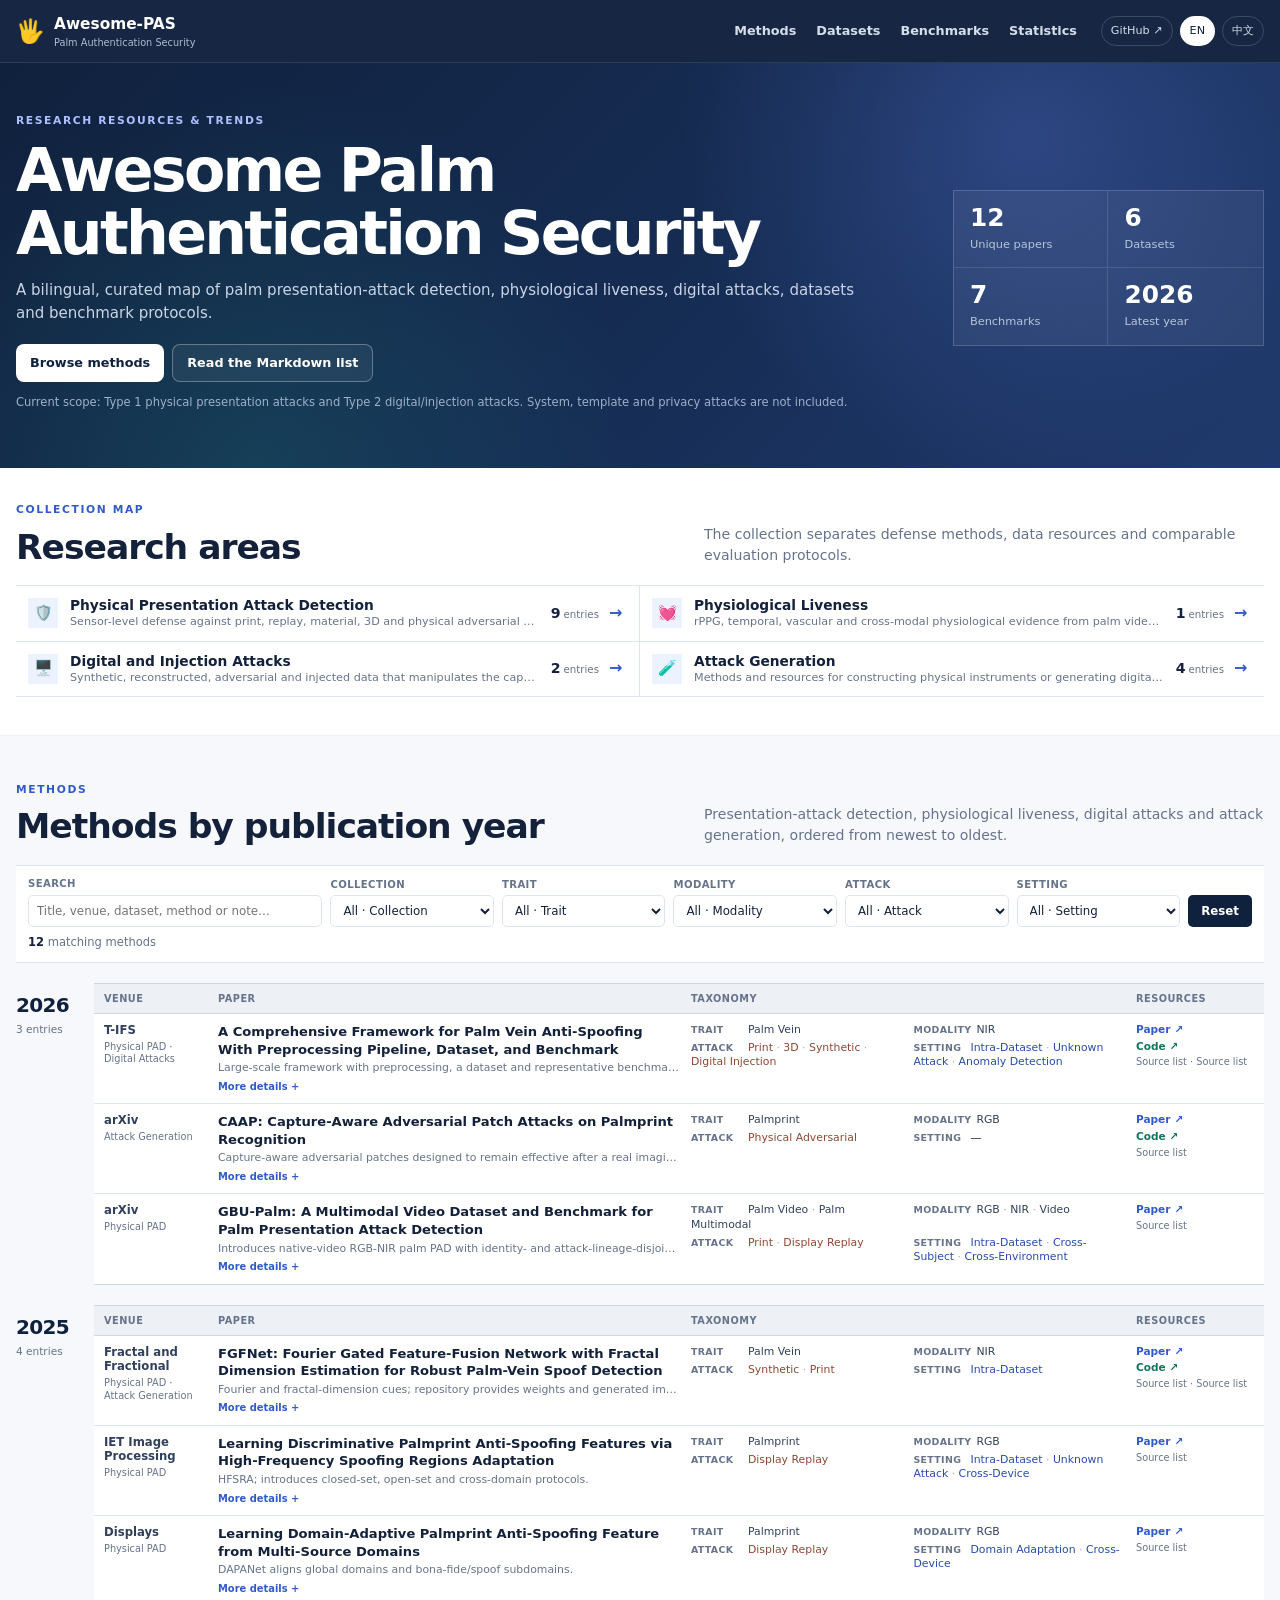
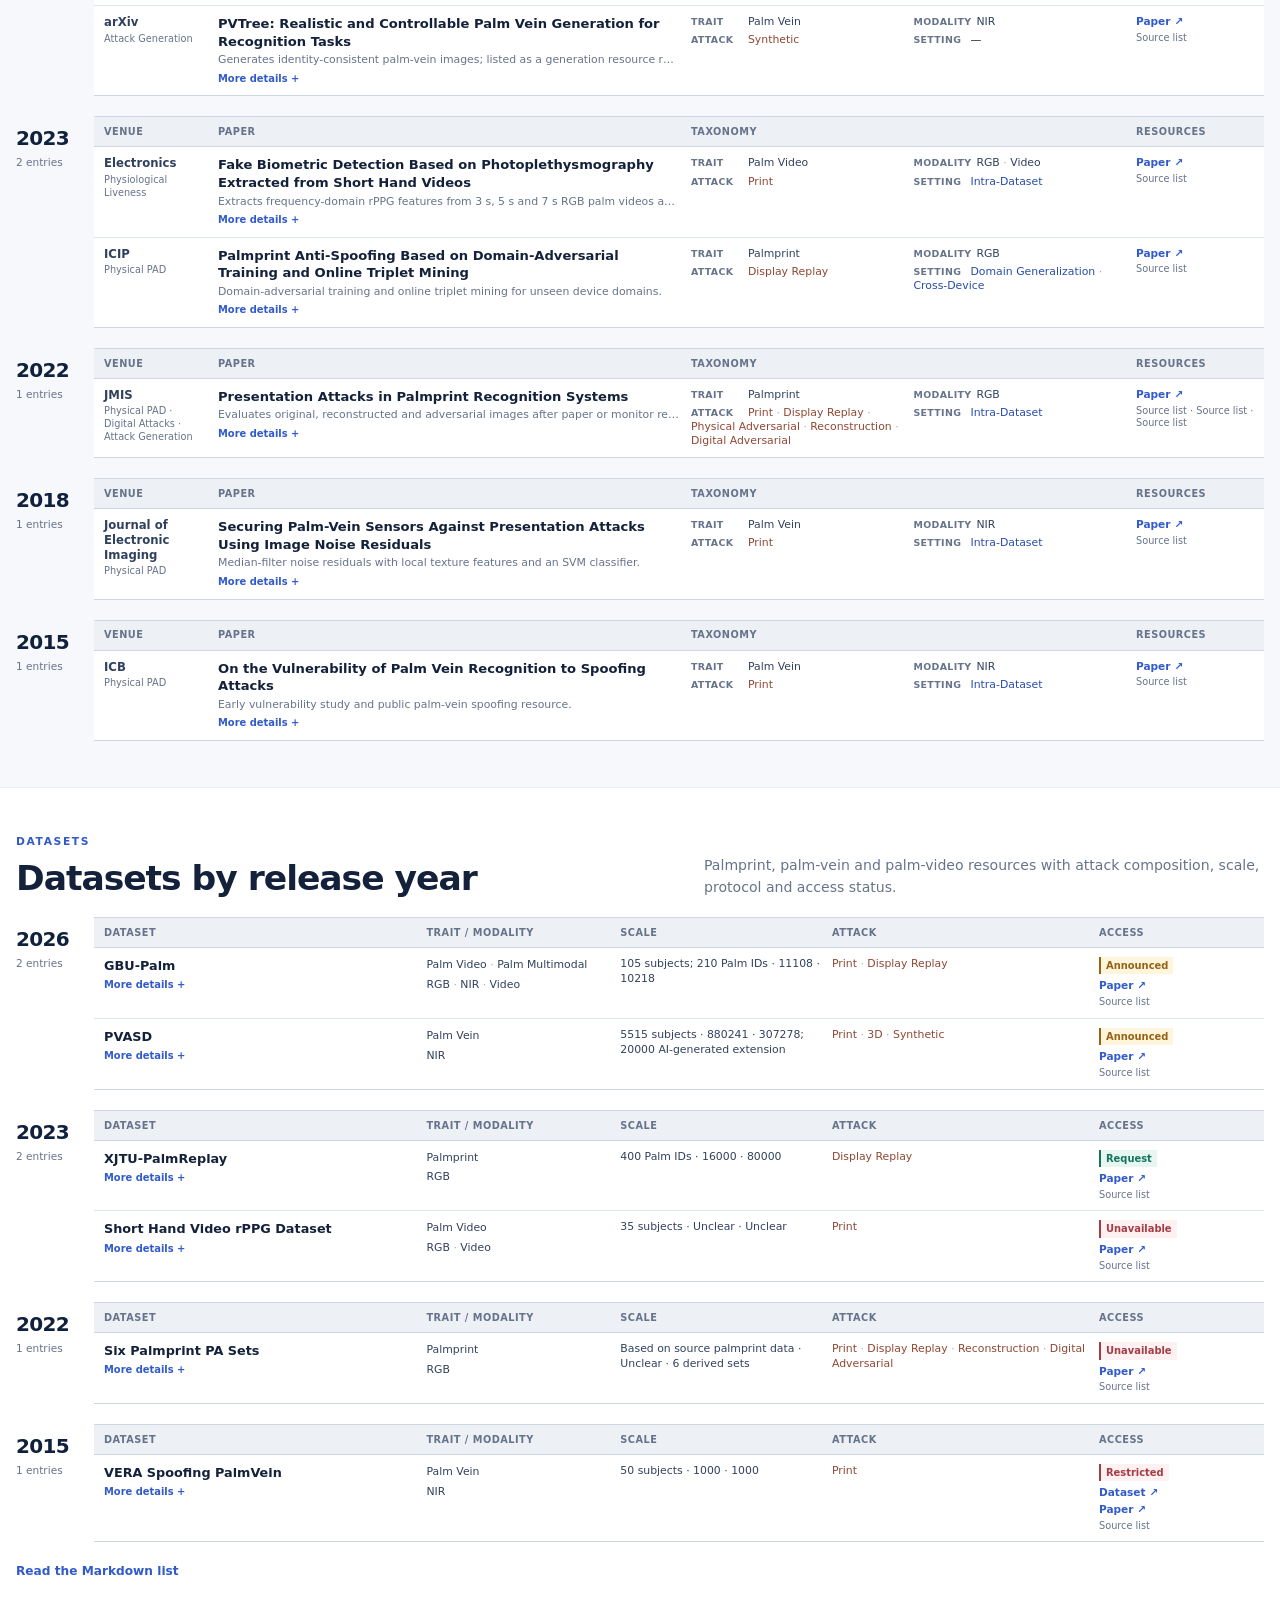
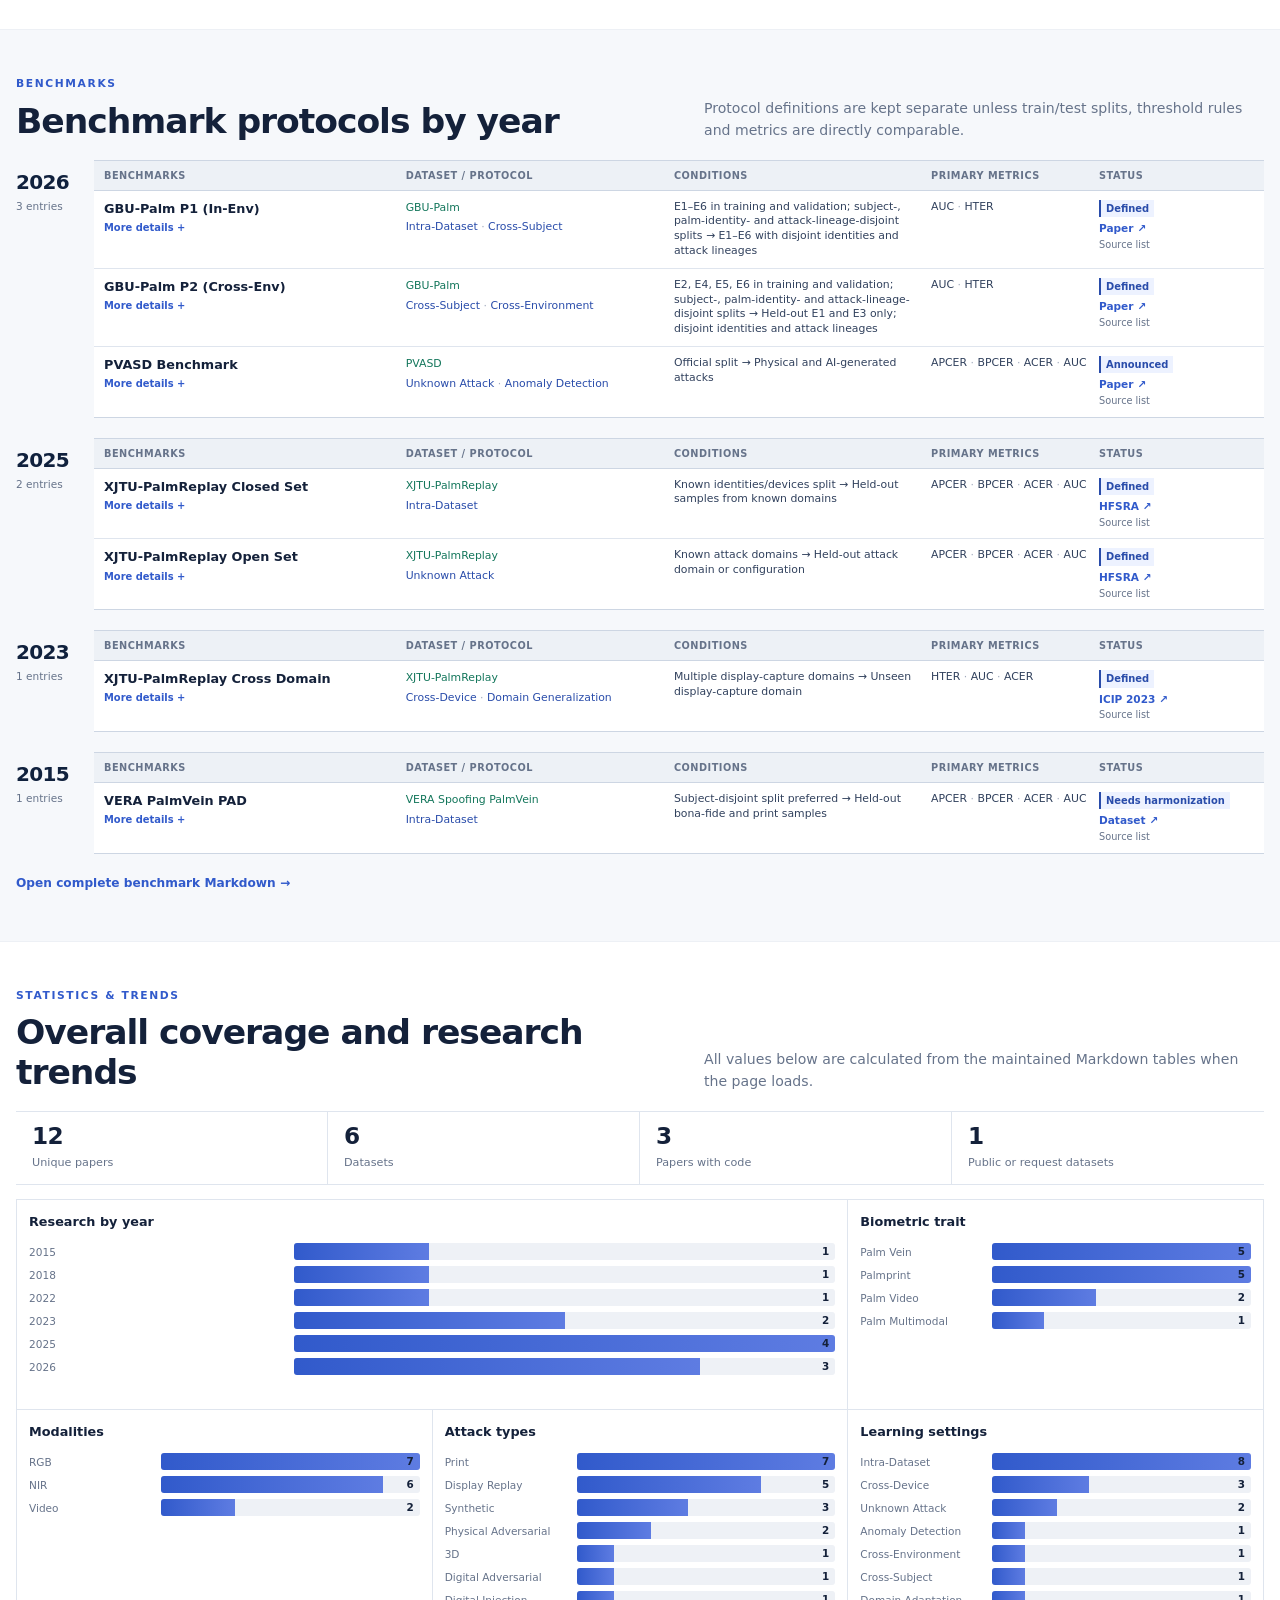
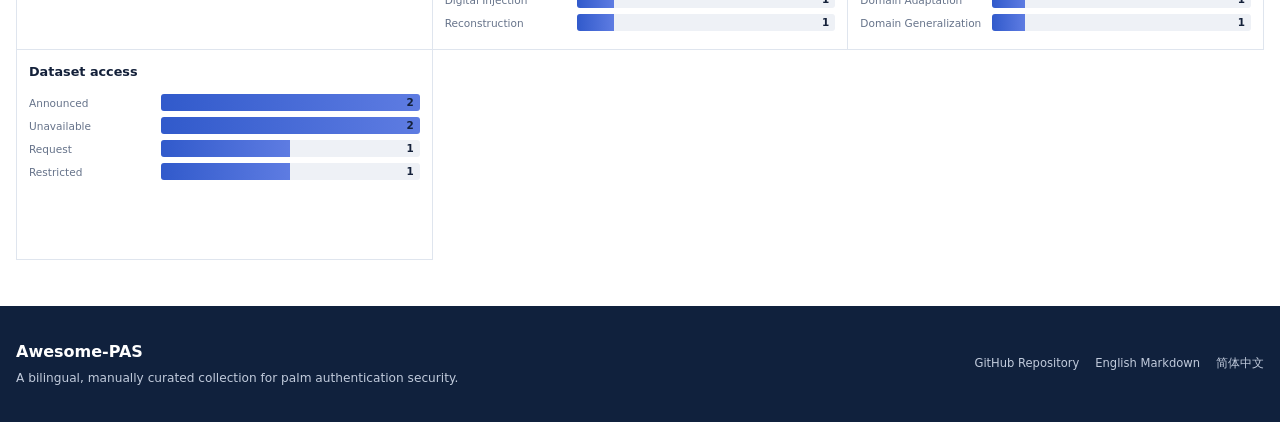
<file: index.html>
<!doctype html>
<html lang="en">
<head>
  <meta charset="utf-8">
  <meta name="viewport" content="width=device-width, initial-scale=1">
  <meta name="description" content="Awesome Palm Authentication Security: methods, datasets, benchmarks, statistics and research trends">
  <title>Awesome Palm Authentication Security</title>
  <link rel="stylesheet" href="assets/style.css">
</head>
<body>
  <header class="topbar">
    <div class="container topbar-inner">
      <a class="brand" href="#top" aria-label="Awesome-PAS home">
        <span class="brand-mark">🖐️</span>
        <span><strong>Awesome-PAS</strong><small>Palm Authentication Security</small></span>
      </a>
      <nav class="main-nav" aria-label="Primary navigation">
        <a href="#methods" data-i18n="navMethods">Methods</a>
        <a href="#datasets" data-i18n="navDatasets">Datasets</a>
        <a href="#benchmarks" data-i18n="navBenchmarks">Benchmarks</a>
        <a href="#statistics" data-i18n="navStatistics">Statistics</a>
      </nav>
      <div class="header-actions">
        <a class="icon-link" href="https://github.com/murInJ/Awesome-PAS" target="_blank" rel="noreferrer">GitHub ↗</a>
        <a class="lang-link active" href="index.html">EN</a>
        <a class="lang-link" href="index.zh.html">中文</a>
      </div>
    </div>
  </header>

  <main id="top">
    <section class="hero">
      <div class="container hero-grid">
        <div>
          <p class="eyebrow">Research Resources & Trends</p>
          <h1 id="site-title">Awesome Palm Authentication Security</h1>
          <p class="hero-lead" id="site-subtitle"></p>
          <div class="hero-actions">
            <a class="button primary" href="#methods" data-i18n="browseMethods">Browse methods</a>
            <a class="button secondary" href="README.md" data-i18n="readMarkdown">Read the Markdown list</a>
          </div>
          <p class="scope-note" id="scope-note"></p>
        </div>
        <div class="hero-summary" aria-label="Collection summary">
          <article><strong id="hero-paper-count">0</strong><span data-i18n="papers">Unique papers</span></article>
          <article><strong id="hero-dataset-count">0</strong><span data-i18n="datasets">Datasets</span></article>
          <article><strong id="hero-benchmark-count">0</strong><span data-i18n="benchmarks">Benchmarks</span></article>
          <article><strong id="hero-latest-year">—</strong><span data-i18n="latest">Latest year</span></article>
        </div>
      </div>
    </section>

    <section id="loading" class="container loading"><span id="loading-message">Loading…</span></section>
    <div id="dashboard" hidden>
    <section class="section section-intro anchor-section" id="collections">
      <div class="container">
        <div class="section-heading">
          <div><p class="section-kicker" data-i18n="collectionMapKicker">Collection map</p><h2 data-i18n="collectionMap">Research areas</h2></div>
          <p data-i18n="collectionMapDesc"></p>
        </div>
        <div id="collection-grid" class="collection-grid"></div>
      </div>
    </section>

    <section class="section section-alt anchor-section" id="methods">
      <div class="container">
        <div class="section-heading">
          <div><p class="section-kicker" data-i18n="methodsKicker">Methods</p><h2 data-i18n="methodsTitle">Methods by publication year</h2></div>
          <p data-i18n="methodsDesc"></p>
        </div>
        <div class="filter-panel">
          <div class="filter-row">
            <label class="search-box"><span data-i18n="search">Search</span><input id="search" type="search" autocomplete="off"></label>
            <label><span data-i18n="collection">Collection</span><select id="filter-collection"></select></label>
            <label><span data-i18n="trait">Trait</span><select id="filter-trait"></select></label>
            <label><span data-i18n="modality">Modality</span><select id="filter-modality"></select></label>
            <label><span data-i18n="attack">Attack</span><select id="filter-attack"></select></label>
            <label><span data-i18n="setting">Setting</span><select id="filter-setting"></select></label>
            <button type="button" id="reset-button" data-i18n="reset">Reset</button>
          </div>
          <div class="results-meta"><span id="method-result-count">0</span> <span data-i18n="matchingMethods">matching methods</span></div>
        </div>
        <div id="methods-timeline" class="timeline"></div>
        <div id="methods-empty" class="empty-state" hidden data-i18n="noResults">No methods match the current filters.</div>
      </div>
    </section>

    <section class="section anchor-section" id="datasets">
      <div class="container">
        <div class="section-heading">
          <div><p class="section-kicker" data-i18n="datasetsKicker">Datasets</p><h2 data-i18n="datasetsTitle">Datasets by release year</h2></div>
          <p data-i18n="datasetsDesc"></p>
        </div>
        <div id="datasets-timeline" class="timeline"></div>
        <a class="text-link" href="Datasets/README.md" data-i18n="readMarkdown">Read the Markdown list</a>
      </div>
    </section>

    <section class="section section-alt anchor-section" id="benchmarks">
      <div class="container">
        <div class="section-heading">
          <div><p class="section-kicker" data-i18n="benchmarksKicker">Benchmarks</p><h2 data-i18n="benchmarksTitle">Benchmark protocols by year</h2></div>
          <p data-i18n="benchmarksDesc"></p>
        </div>
        <div id="benchmarks-timeline" class="timeline"></div>
        <a class="text-link" href="Benchmarks/README.md" data-i18n="openBenchmarkMarkdown">Open complete benchmark Markdown →</a>
      </div>
    </section>

    <section class="section anchor-section" id="statistics">
      <div class="container">
        <div class="section-heading">
          <div><p class="section-kicker" data-i18n="statisticsKicker">Statistics & trends</p><h2 data-i18n="statisticsTitle">Overall coverage and research trends</h2></div>
          <p data-i18n="statisticsDesc"></p>
        </div>
        <div class="summary-grid">
          <article class="stat-card"><span id="count-papers">0</span><small data-i18n="papers">Unique papers</small></article>
          <article class="stat-card"><span id="count-datasets">0</span><small data-i18n="datasets">Datasets</small></article>
          <article class="stat-card"><span id="count-code">0</span><small data-i18n="code">Papers with code</small></article>
          <article class="stat-card"><span id="count-public-data">0</span><small data-i18n="accessibleDatasets">Public or request datasets</small></article>
        </div>
        <div class="charts-grid">
          <article class="chart-card wide"><h3 data-i18n="yearChart">Research by year</h3><div id="chart-year"></div></article>
          <article class="chart-card"><h3 data-i18n="traitChart">Biometric trait</h3><div id="chart-trait"></div></article>
          <article class="chart-card"><h3 data-i18n="modalityChart">Modalities</h3><div id="chart-modality"></div></article>
          <article class="chart-card"><h3 data-i18n="attackChart">Attack types</h3><div id="chart-attack"></div></article>
          <article class="chart-card"><h3 data-i18n="settingChart">Learning settings</h3><div id="chart-setting"></div></article>
          <article class="chart-card"><h3 data-i18n="accessChart">Dataset access</h3><div id="chart-access"></div></article>
        </div>
      </div>
    </section>

    </div>
  </main>

  <footer class="site-footer">
    <div class="container footer-grid">
      <div><strong>Awesome-PAS</strong><p data-i18n="footerDesc"></p></div>
      <div class="footer-links">
        <a href="https://github.com/murInJ/Awesome-PAS" target="_blank" rel="noreferrer">GitHub Repository</a>
        <a href="README.md">English Markdown</a>
        <a href="index.zh.html">简体中文</a>
      </div>
    </div>
  </footer>

  <script>window.AWESOME_PAS_LANG = "en";</script>
  <script src="assets/config.js"></script>
  <script src="assets/markdown-parser.js"></script>
  <script src="assets/i18n.js"></script>
  <script src="assets/charts.js"></script>
  <script src="assets/app.js"></script>
</body>
</html>
</file>
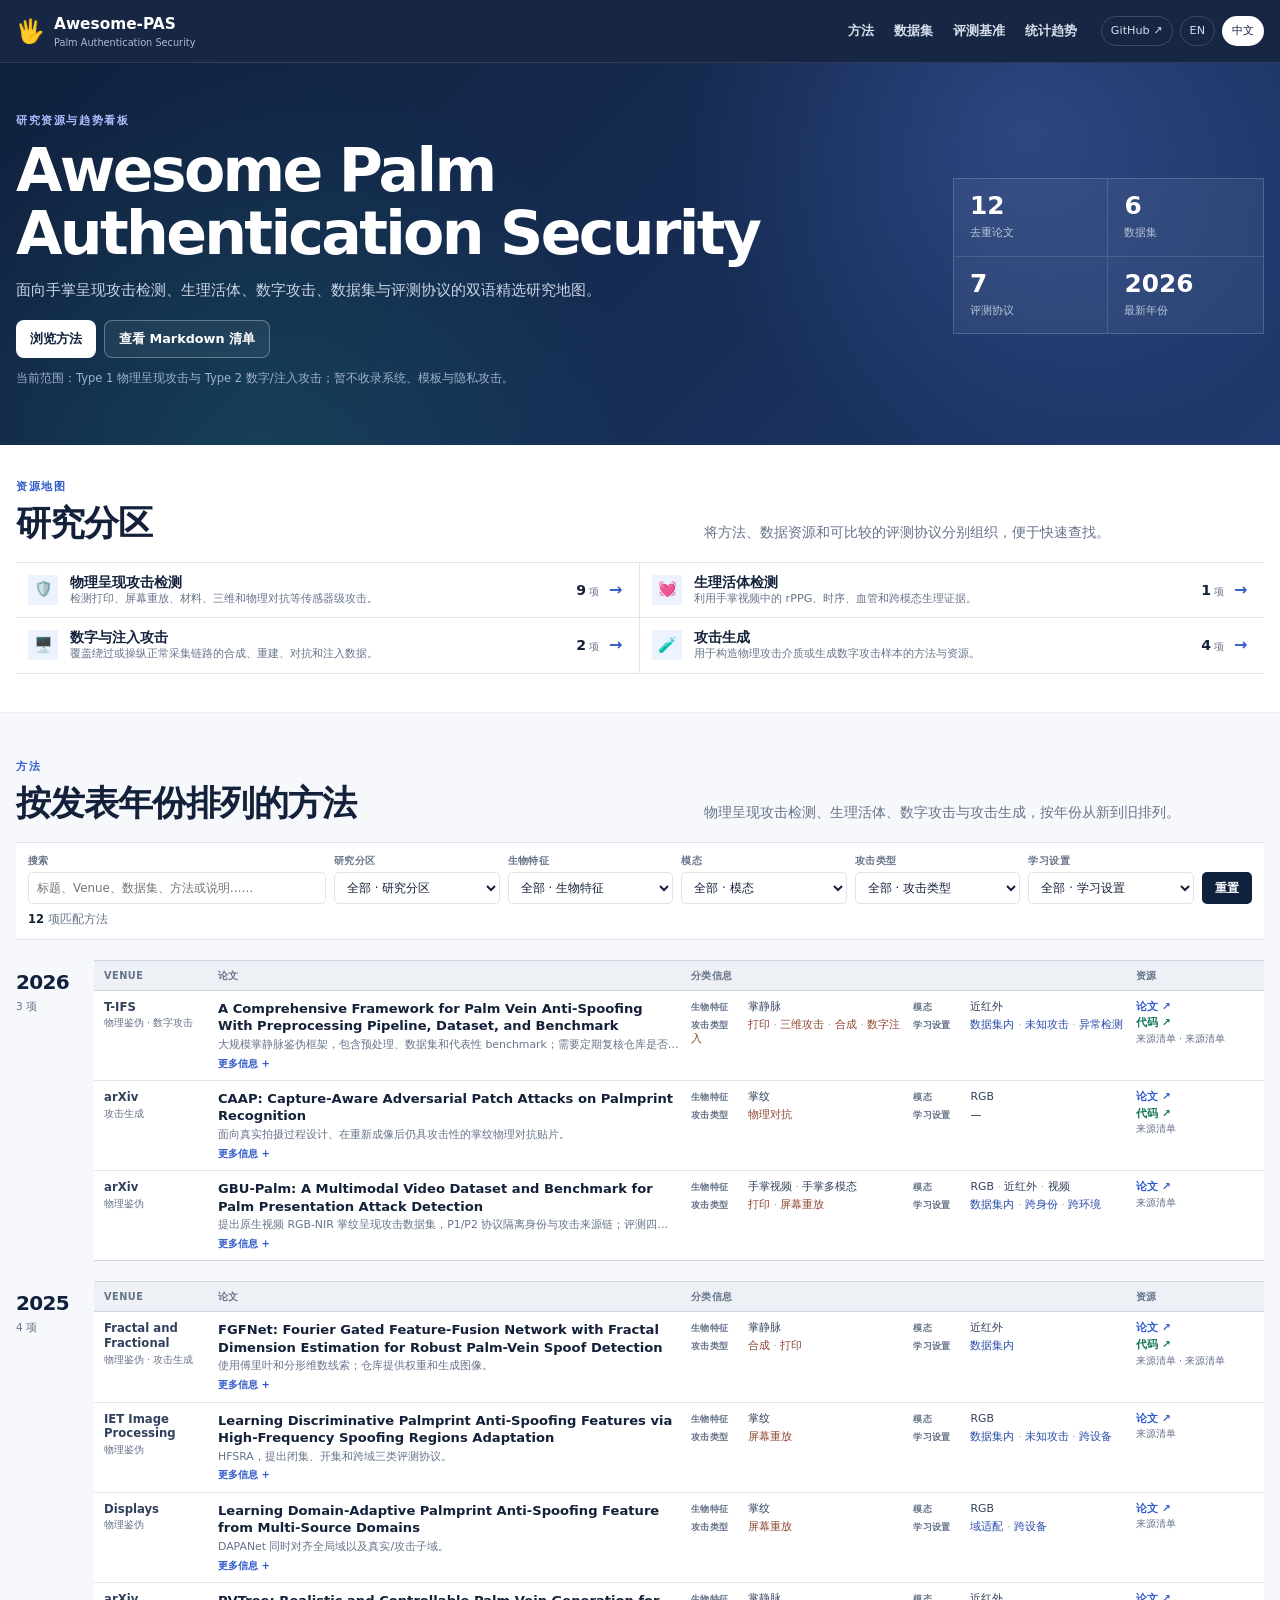
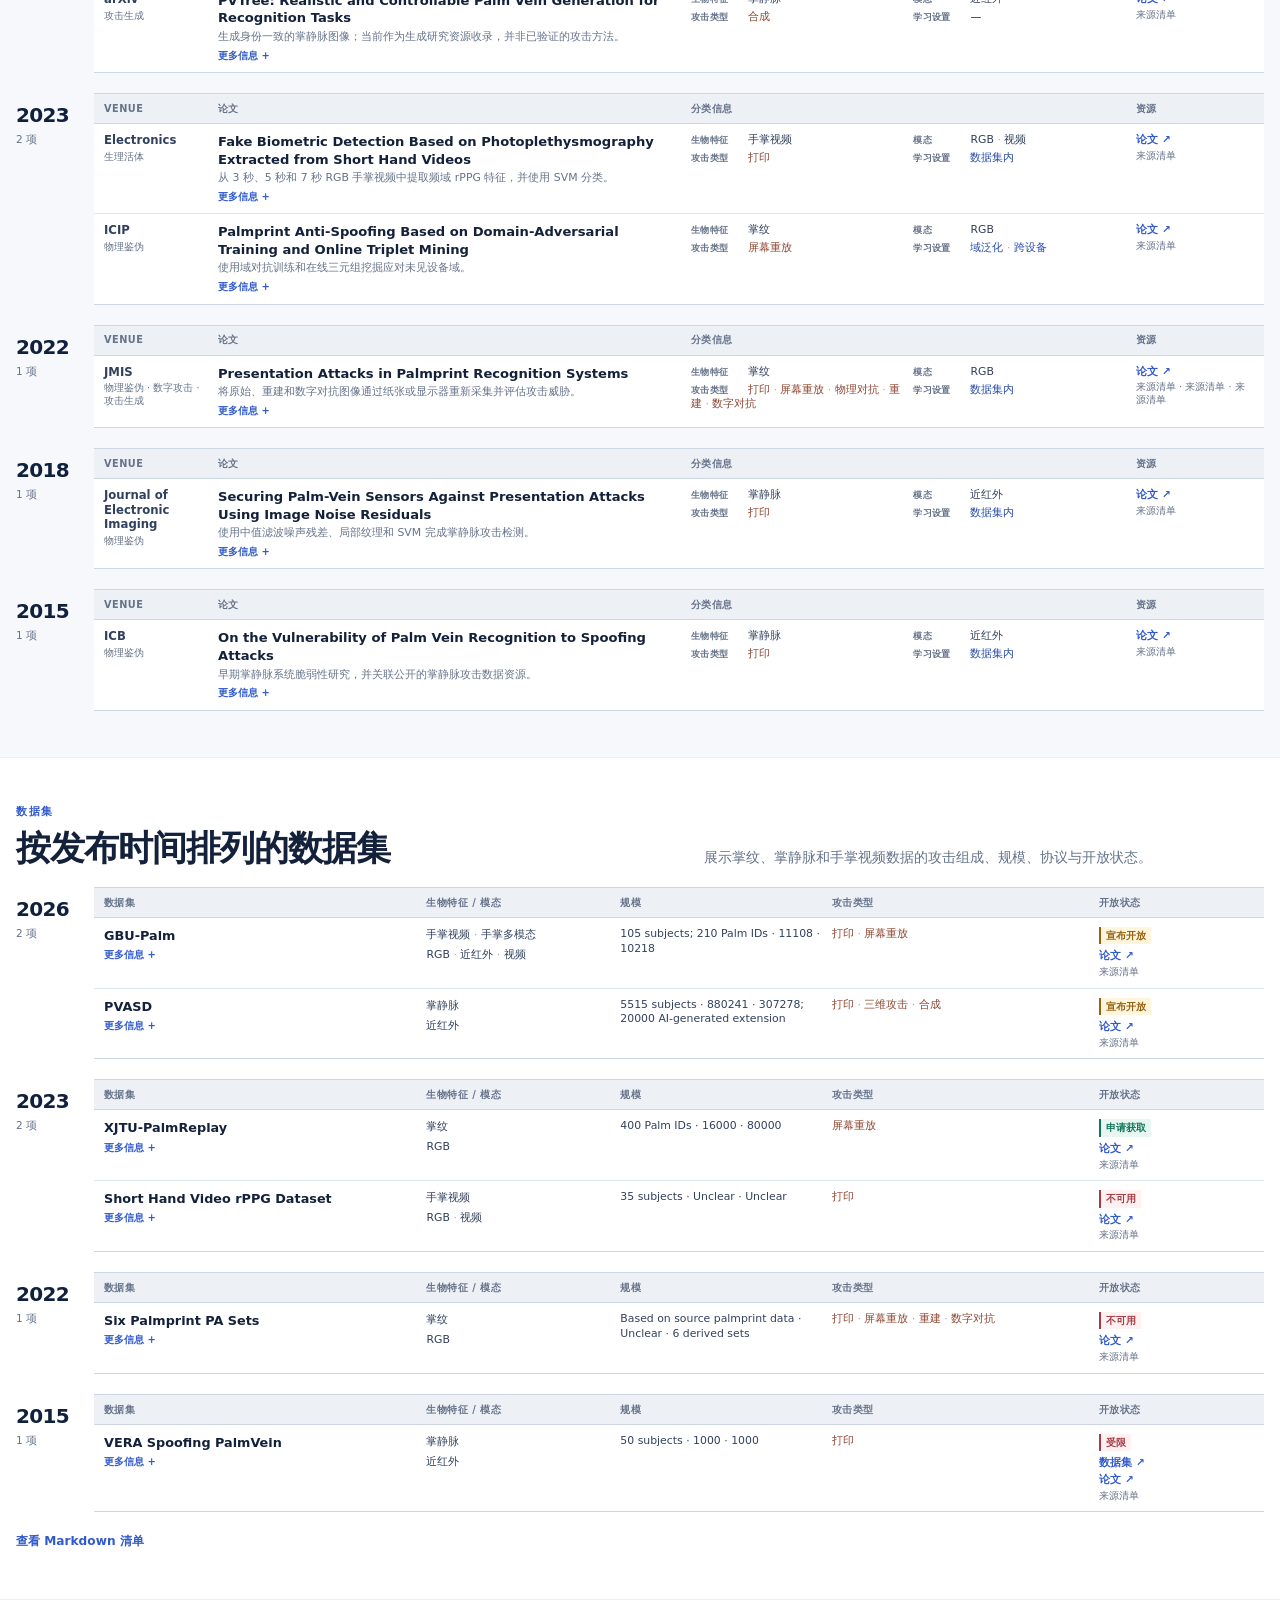
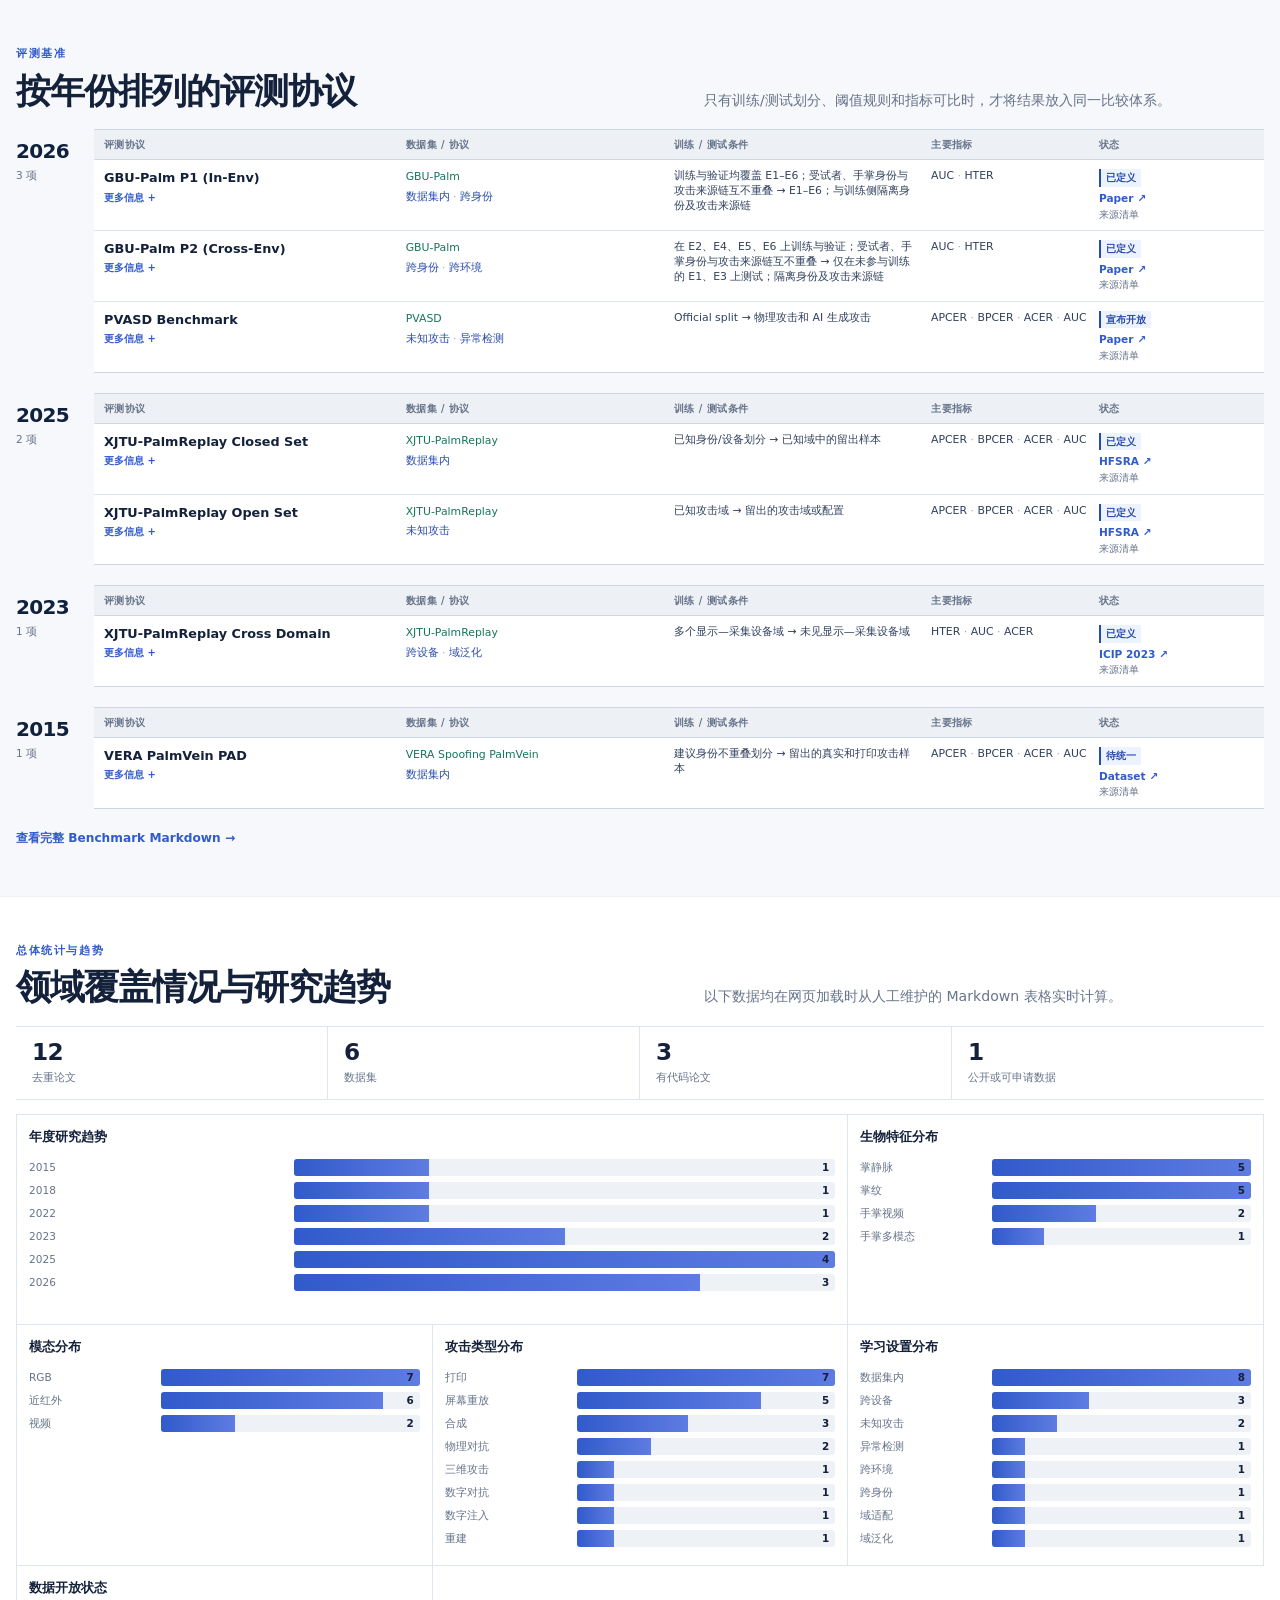
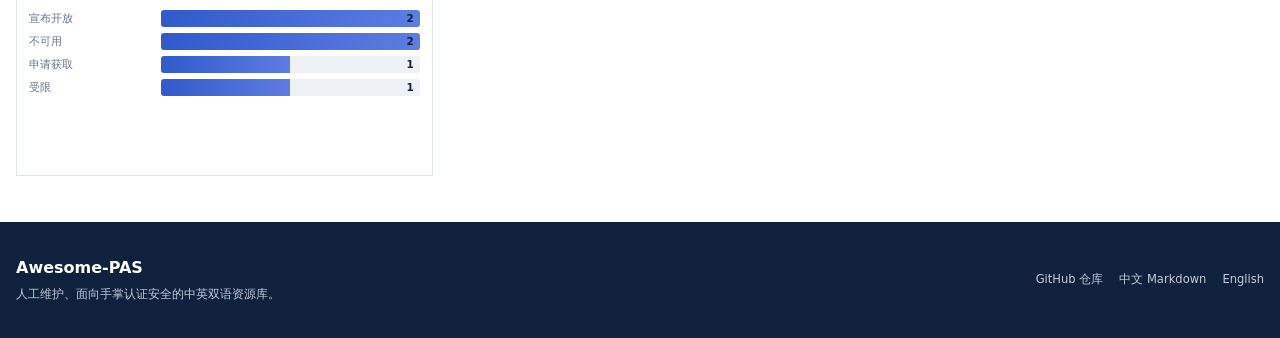
<file: index.zh.html>
<!doctype html>
<html lang="zh-CN">
<head>
  <meta charset="utf-8">
  <meta name="viewport" content="width=device-width, initial-scale=1">
  <meta name="description" content="Awesome Palm Authentication Security: methods, datasets, benchmarks, statistics and research trends">
  <title>Awesome Palm Authentication Security</title>
  <link rel="stylesheet" href="assets/style.css">
</head>
<body>
  <header class="topbar">
    <div class="container topbar-inner">
      <a class="brand" href="#top" aria-label="Awesome-PAS home">
        <span class="brand-mark">🖐️</span>
        <span><strong>Awesome-PAS</strong><small>Palm Authentication Security</small></span>
      </a>
      <nav class="main-nav" aria-label="Primary navigation">
        <a href="#methods" data-i18n="navMethods">Methods</a>
        <a href="#datasets" data-i18n="navDatasets">Datasets</a>
        <a href="#benchmarks" data-i18n="navBenchmarks">Benchmarks</a>
        <a href="#statistics" data-i18n="navStatistics">Statistics</a>
      </nav>
      <div class="header-actions">
        <a class="icon-link" href="https://github.com/murInJ/Awesome-PAS" target="_blank" rel="noreferrer">GitHub ↗</a>
        <a class="lang-link" href="index.html">EN</a>
        <a class="lang-link active" href="index.zh.html">中文</a>
      </div>
    </div>
  </header>

  <main id="top">
    <section class="hero">
      <div class="container hero-grid">
        <div>
          <p class="eyebrow">研究资源与趋势看板</p>
          <h1 id="site-title">Awesome Palm Authentication Security</h1>
          <p class="hero-lead" id="site-subtitle"></p>
          <div class="hero-actions">
            <a class="button primary" href="#methods" data-i18n="browseMethods">Browse methods</a>
            <a class="button secondary" href="README.zh-CN.md" data-i18n="readMarkdown">Read the Markdown list</a>
          </div>
          <p class="scope-note" id="scope-note"></p>
        </div>
        <div class="hero-summary" aria-label="Collection summary">
          <article><strong id="hero-paper-count">0</strong><span data-i18n="papers">Unique papers</span></article>
          <article><strong id="hero-dataset-count">0</strong><span data-i18n="datasets">Datasets</span></article>
          <article><strong id="hero-benchmark-count">0</strong><span data-i18n="benchmarks">Benchmarks</span></article>
          <article><strong id="hero-latest-year">—</strong><span data-i18n="latest">Latest year</span></article>
        </div>
      </div>
    </section>

    <section id="loading" class="container loading"><span id="loading-message">Loading…</span></section>
    <div id="dashboard" hidden>
    <section class="section section-intro anchor-section" id="collections">
      <div class="container">
        <div class="section-heading">
          <div><p class="section-kicker" data-i18n="collectionMapKicker">Collection map</p><h2 data-i18n="collectionMap">Research areas</h2></div>
          <p data-i18n="collectionMapDesc"></p>
        </div>
        <div id="collection-grid" class="collection-grid"></div>
      </div>
    </section>

    <section class="section section-alt anchor-section" id="methods">
      <div class="container">
        <div class="section-heading">
          <div><p class="section-kicker" data-i18n="methodsKicker">Methods</p><h2 data-i18n="methodsTitle">Methods by publication year</h2></div>
          <p data-i18n="methodsDesc"></p>
        </div>
        <div class="filter-panel">
          <div class="filter-row">
            <label class="search-box"><span data-i18n="search">Search</span><input id="search" type="search" autocomplete="off"></label>
            <label><span data-i18n="collection">Collection</span><select id="filter-collection"></select></label>
            <label><span data-i18n="trait">Trait</span><select id="filter-trait"></select></label>
            <label><span data-i18n="modality">Modality</span><select id="filter-modality"></select></label>
            <label><span data-i18n="attack">Attack</span><select id="filter-attack"></select></label>
            <label><span data-i18n="setting">Setting</span><select id="filter-setting"></select></label>
            <button type="button" id="reset-button" data-i18n="reset">Reset</button>
          </div>
          <div class="results-meta"><span id="method-result-count">0</span> <span data-i18n="matchingMethods">matching methods</span></div>
        </div>
        <div id="methods-timeline" class="timeline"></div>
        <div id="methods-empty" class="empty-state" hidden data-i18n="noResults">No methods match the current filters.</div>
      </div>
    </section>

    <section class="section anchor-section" id="datasets">
      <div class="container">
        <div class="section-heading">
          <div><p class="section-kicker" data-i18n="datasetsKicker">Datasets</p><h2 data-i18n="datasetsTitle">Datasets by release year</h2></div>
          <p data-i18n="datasetsDesc"></p>
        </div>
        <div id="datasets-timeline" class="timeline"></div>
        <a class="text-link" href="Datasets/README.zh-CN.md" data-i18n="readMarkdown">Read the Markdown list</a>
      </div>
    </section>

    <section class="section section-alt anchor-section" id="benchmarks">
      <div class="container">
        <div class="section-heading">
          <div><p class="section-kicker" data-i18n="benchmarksKicker">Benchmarks</p><h2 data-i18n="benchmarksTitle">Benchmark protocols by year</h2></div>
          <p data-i18n="benchmarksDesc"></p>
        </div>
        <div id="benchmarks-timeline" class="timeline"></div>
        <a class="text-link" href="Benchmarks/README.zh-CN.md" data-i18n="openBenchmarkMarkdown">Open complete benchmark Markdown →</a>
      </div>
    </section>

    <section class="section anchor-section" id="statistics">
      <div class="container">
        <div class="section-heading">
          <div><p class="section-kicker" data-i18n="statisticsKicker">Statistics & trends</p><h2 data-i18n="statisticsTitle">Overall coverage and research trends</h2></div>
          <p data-i18n="statisticsDesc"></p>
        </div>
        <div class="summary-grid">
          <article class="stat-card"><span id="count-papers">0</span><small data-i18n="papers">Unique papers</small></article>
          <article class="stat-card"><span id="count-datasets">0</span><small data-i18n="datasets">Datasets</small></article>
          <article class="stat-card"><span id="count-code">0</span><small data-i18n="code">Papers with code</small></article>
          <article class="stat-card"><span id="count-public-data">0</span><small data-i18n="accessibleDatasets">Public or request datasets</small></article>
        </div>
        <div class="charts-grid">
          <article class="chart-card wide"><h3 data-i18n="yearChart">Research by year</h3><div id="chart-year"></div></article>
          <article class="chart-card"><h3 data-i18n="traitChart">Biometric trait</h3><div id="chart-trait"></div></article>
          <article class="chart-card"><h3 data-i18n="modalityChart">Modalities</h3><div id="chart-modality"></div></article>
          <article class="chart-card"><h3 data-i18n="attackChart">Attack types</h3><div id="chart-attack"></div></article>
          <article class="chart-card"><h3 data-i18n="settingChart">Learning settings</h3><div id="chart-setting"></div></article>
          <article class="chart-card"><h3 data-i18n="accessChart">Dataset access</h3><div id="chart-access"></div></article>
        </div>
      </div>
    </section>

    </div>
  </main>

  <footer class="site-footer">
    <div class="container footer-grid">
      <div><strong>Awesome-PAS</strong><p data-i18n="footerDesc"></p></div>
      <div class="footer-links">
        <a href="https://github.com/murInJ/Awesome-PAS" target="_blank" rel="noreferrer">GitHub 仓库</a>
        <a href="README.zh-CN.md">中文 Markdown</a>
        <a href="index.html">English</a>
      </div>
    </div>
  </footer>

  <script>window.AWESOME_PAS_LANG = "zh";</script>
  <script src="assets/config.js"></script>
  <script src="assets/markdown-parser.js"></script>
  <script src="assets/i18n.js"></script>
  <script src="assets/charts.js"></script>
  <script src="assets/app.js"></script>
</body>
</html>
</file>
<file: assets/style.css>
:root {
  --ink: #14213a;
  --ink-2: #31415d;
  --muted: #66738a;
  --line: #dfe5ee;
  --line-strong: #cdd6e3;
  --surface: #ffffff;
  --surface-alt: #f6f8fb;
  --navy: #10213d;
  --accent: #315acb;
  --accent-2: #5e7ce2;
  --accent-soft: #edf2ff;
  --green: #13765b;
  --green-soft: #e8f6f1;
  --amber: #956313;
  --amber-soft: #fff5dc;
  --red: #a43c45;
  --red-soft: #fff0f1;
}

* { box-sizing: border-box; }
html { scroll-behavior: smooth; scroll-padding-top: 72px; }
body {
  margin: 0;
  color: var(--ink);
  background: var(--surface);
  font-family: Inter, ui-sans-serif, system-ui, -apple-system, BlinkMacSystemFont, "Segoe UI", "PingFang SC", "Microsoft YaHei", sans-serif;
  line-height: 1.55;
}
a { color: var(--accent); text-decoration: none; }
a:hover { text-decoration: underline; }
button, input, select { font: inherit; }
.container { width: min(1500px, calc(100% - 32px)); margin: 0 auto; }

.topbar {
  position: sticky;
  top: 0;
  z-index: 50;
  color: white;
  background: rgba(16, 33, 61, .97);
  border-bottom: 1px solid rgba(255,255,255,.1);
  backdrop-filter: blur(14px);
}
.topbar-inner { min-height: 62px; display: flex; align-items: center; gap: 24px; }
.brand { display: inline-flex; align-items: center; gap: 9px; color: white; min-width: 230px; }
.brand:hover { text-decoration: none; }
.brand-mark { font-size: 1.45rem; }
.brand strong { display: block; font-size: .96rem; }
.brand small { display: block; color: #aebbd0; font-size: .61rem; line-height: 1.15; }
.main-nav { display: flex; gap: 20px; margin-left: auto; }
.main-nav a { color: #d7deeb; font-size: .8rem; font-weight: 650; }
.main-nav a:hover { color: white; text-decoration: none; }
.header-actions { display: flex; align-items: center; gap: 7px; }
.icon-link, .lang-link { color: #d7deeb; border: 1px solid rgba(255,255,255,.16); border-radius: 999px; padding: 5px 9px; font-size: .7rem; }
.icon-link:hover, .lang-link:hover, .lang-link.active { background: white; color: var(--navy); text-decoration: none; }

.hero {
  color: white;
  background:
    radial-gradient(circle at 80% 18%, rgba(94,124,226,.3), transparent 32%),
    radial-gradient(circle at 20% 100%, rgba(34,177,144,.16), transparent 35%),
    linear-gradient(135deg, #10213d 0%, #162d55 58%, #203a6d 100%);
  padding: 50px 0 45px;
}
.hero-grid { display: grid; grid-template-columns: minmax(0, 1.6fr) minmax(300px, .56fr); gap: 48px; align-items: center; }
.eyebrow, .section-kicker { margin: 0 0 9px; font-size: .67rem; font-weight: 800; letter-spacing: .15em; text-transform: uppercase; }
.eyebrow { color: #aebfff; }
.hero h1 { max-width: 820px; margin: 0; font-size: clamp(2.25rem, 4.7vw, 4rem); line-height: 1.05; letter-spacing: -.045em; }
.hero-lead { max-width: 840px; margin: 14px 0 0; color: #cbd5e6; font-size: .94rem; }
.hero-actions { display: flex; gap: 8px; margin-top: 18px; flex-wrap: wrap; }
.button { display: inline-flex; align-items: center; justify-content: center; min-height: 38px; padding: 7px 14px; border-radius: 8px; font-weight: 750; font-size: .8rem; }
.button:hover { text-decoration: none; transform: translateY(-1px); }
.button.primary { color: var(--navy); background: white; }
.button.secondary { color: white; border: 1px solid rgba(255,255,255,.3); background: rgba(255,255,255,.06); }
.scope-note { max-width: 840px; margin-top: 12px; color: #9fb0ca; font-size: .72rem; }
.hero-summary { display: grid; grid-template-columns: repeat(2, 1fr); overflow: hidden; border: 1px solid rgba(255,255,255,.17); background: rgba(255,255,255,.055); }
.hero-summary article { padding: 14px 16px; border-right: 1px solid rgba(255,255,255,.12); border-bottom: 1px solid rgba(255,255,255,.12); }
.hero-summary article:nth-child(2n) { border-right: 0; }
.hero-summary article:nth-child(n+3) { border-bottom: 0; }
.hero-summary strong { display: block; font-size: 1.55rem; line-height: 1.05; }
.hero-summary span { display: block; margin-top: 5px; color: #b9c5d8; font-size: .71rem; }

.section { padding: 46px 0; }
.section-alt { background: var(--surface-alt); border-top: 1px solid #edf0f5; border-bottom: 1px solid #edf0f5; }
.section-intro { padding: 34px 0 38px; }
.section-heading { display: grid; grid-template-columns: minmax(0, 1fr) minmax(300px, 560px); gap: 30px; align-items: end; margin-bottom: 18px; }
.section-heading h2 { margin: 0; font-size: clamp(1.65rem, 2.7vw, 2.35rem); line-height: 1.15; letter-spacing: -.03em; }
.section-heading p:last-child { margin: 0; color: var(--muted); font-size: .88rem; }
.section-kicker { color: var(--accent); }
.anchor-section { scroll-margin-top: 66px; }

/* Compact collection navigation: no cards. */
.collection-grid { display: grid; grid-template-columns: repeat(2, minmax(0, 1fr)); border-top: 1px solid var(--line); border-bottom: 1px solid var(--line); }
.collection-row {
  display: grid;
  grid-template-columns: 32px minmax(0, 1fr) auto 18px;
  gap: 10px;
  align-items: center;
  min-width: 0;
  border: 0;
  border-bottom: 1px solid var(--line);
  background: transparent;
  color: var(--ink);
  padding: 11px 12px;
  text-align: left;
  cursor: pointer;
}
.collection-row:nth-child(odd) { border-right: 1px solid var(--line); }
.collection-row:nth-last-child(-n+2) { border-bottom: 0; }
.collection-row:hover { background: var(--accent-soft); }
.collection-icon { width: 30px; height: 30px; display: grid; place-items: center; background: var(--accent-soft); font-size: .95rem; }
.collection-copy { min-width: 0; }
.collection-copy strong { display: block; font-size: .86rem; line-height: 1.25; }
.collection-copy small { display: block; overflow: hidden; color: var(--muted); font-size: .7rem; line-height: 1.35; text-overflow: ellipsis; white-space: nowrap; }
.collection-count { min-width: 50px; text-align: right; color: var(--muted); }
.collection-count strong { display: inline; color: var(--ink); font-size: .88rem; }
.collection-count small { margin-left: 3px; font-size: .64rem; }
.collection-arrow { color: var(--accent); font-weight: 800; }

.loading { margin-top: 24px; margin-bottom: 24px; padding: 20px; border-top: 1px solid var(--line); border-bottom: 1px solid var(--line); background: var(--surface-alt); text-align: center; color: var(--muted); }
.loading.error { color: var(--red); border-color: #ecc9ce; background: var(--red-soft); }

.filter-panel { position: relative; z-index: 2; margin-bottom: 20px; padding: 10px 12px; border-top: 1px solid var(--line); border-bottom: 1px solid var(--line); background: white; }
.filter-row { display: grid; grid-template-columns: 1.8fr repeat(5, 1fr) auto; gap: 8px; align-items: end; }
.filter-row label > span { display: block; margin-bottom: 3px; color: var(--muted); font-size: .63rem; font-weight: 750; text-transform: uppercase; letter-spacing: .04em; }
.filter-row input, .filter-row select { width: 100%; min-height: 32px; border: 1px solid var(--line); border-radius: 5px; background: white; color: var(--ink); padding: 6px 8px; font-size: .74rem; }
.filter-row input:focus, .filter-row select:focus { outline: 2px solid rgba(49,90,203,.12); border-color: var(--accent); }
.filter-row button { min-height: 32px; border: 0; border-radius: 5px; background: var(--navy); color: white; padding: 6px 13px; cursor: pointer; font-size: .74rem; font-weight: 750; }
.results-meta { margin-top: 7px; color: var(--muted); font-size: .72rem; }
.results-meta span:first-child { color: var(--ink); font-weight: 800; }

.timeline { display: grid; gap: 20px; }
.year-group { display: grid; grid-template-columns: 64px minmax(0, 1fr); gap: 14px; align-items: start; }
.year-marker { position: sticky; top: 82px; padding-top: 7px; }
.year-marker span { display: block; color: var(--navy); font-size: 1.25rem; font-weight: 850; letter-spacing: -.035em; }
.year-marker small { display: block; color: var(--muted); font-size: .66rem; }
.year-content { min-width: 0; }

/* High-density Awesome-style lists. */
.resource-list { min-width: 0; border-top: 1px solid var(--line-strong); border-bottom: 1px solid var(--line-strong); background: white; }
.resource-list-header { display: grid; gap: 12px; align-items: center; min-height: 30px; padding: 5px 10px; border-bottom: 1px solid var(--line-strong); background: #edf1f6; color: var(--muted); font-size: .61rem; font-weight: 800; letter-spacing: .05em; text-transform: uppercase; }
.method-list-header, .method-row { grid-template-columns: 102px minmax(300px, 1.65fr) minmax(380px, 1.55fr) 118px; }
.dataset-list-header, .dataset-row { grid-template-columns: minmax(230px, 1.4fr) minmax(170px, .82fr) minmax(180px, .9fr) minmax(230px, 1.15fr) 155px; }
.benchmark-list-header, .benchmark-row { grid-template-columns: minmax(220px, 1.3fr) minmax(220px, 1.15fr) minmax(220px, 1.1fr) minmax(150px, .7fr) 155px; }
.resource-row { display: grid; gap: 12px; align-items: start; min-width: 0; padding: 9px 10px; border-bottom: 1px solid var(--line); }
.resource-row:last-child { border-bottom: 0; }
.resource-row:hover { background: #f8faff; }
.resource-row > * { min-width: 0; }
.resource-row h3 { margin: 0; font-size: .82rem; line-height: 1.34; font-weight: 730; }
.resource-row h3 a { color: var(--ink); }
.resource-row h3 a:hover { color: var(--accent); }
.row-venue strong { display: block; color: var(--ink-2); font-size: .73rem; line-height: 1.25; }
.row-venue small { display: block; margin-top: 3px; color: var(--muted); font-size: .61rem; line-height: 1.3; }
.row-primary > p { margin: 3px 0 0; overflow: hidden; color: var(--muted); font-size: .68rem; line-height: 1.35; text-overflow: ellipsis; white-space: nowrap; }
.row-taxonomy { display: grid; grid-template-columns: repeat(2, minmax(0, 1fr)); gap: 4px 12px; }
.row-taxonomy > div { min-width: 0; font-size: .68rem; line-height: 1.3; }
.row-taxonomy b { display: inline-block; min-width: 52px; margin-right: 5px; color: var(--muted); font-size: .59rem; text-transform: uppercase; letter-spacing: .035em; }
.inline-values { color: var(--ink-2); overflow-wrap: anywhere; }
.inline-values > span:not(:last-child)::after { content: " · "; color: #a1aabd; }
.attack-values { color: #8f4733; }
.setting-values { color: #294caa; }
.dataset-values { color: var(--green); }
.row-links { display: flex; flex-direction: column; align-items: flex-start; gap: 3px; font-size: .66rem; line-height: 1.3; }
.list-link { font-weight: 750; white-space: nowrap; }
.code-link { color: var(--green); }
.markdown-links { color: var(--muted); font-size: .61rem; }
.markdown-links a, a.markdown-links { color: var(--muted); }

.list-details { margin-top: 3px; }
.list-details summary { width: max-content; color: var(--accent); cursor: pointer; font-size: .62rem; font-weight: 730; list-style: none; }
.list-details summary::-webkit-details-marker { display: none; }
.list-details summary::after { content: " +"; }
.list-details[open] summary::after { content: " −"; }
.list-details dl { display: grid; grid-template-columns: repeat(3, minmax(0, 1fr)); gap: 5px 14px; margin: 6px 0 0; padding: 7px 9px; border-left: 2px solid var(--accent); background: var(--surface-alt); }
.list-details dl > div { min-width: 0; }
.list-details dt { color: var(--muted); font-size: .56rem; font-weight: 800; text-transform: uppercase; letter-spacing: .04em; }
.list-details dd { margin: 1px 0 0; color: var(--ink-2); font-size: .65rem; overflow-wrap: anywhere; }

.dataset-name h3, .benchmark-name h3 { font-size: .8rem; }
.dataset-trait, .benchmark-scope { display: grid; gap: 3px; color: var(--ink-2); font-size: .68rem; }
.dataset-scale, .dataset-attacks, .benchmark-conditions, .benchmark-metrics { color: var(--ink-2); font-size: .68rem; line-height: 1.36; overflow-wrap: anywhere; }
.dataset-access, .benchmark-status { display: flex; flex-direction: column; align-items: flex-start; gap: 5px; }
.status-label { display: inline-flex; align-items: center; padding: 1px 5px; border-left: 2px solid currentColor; font-size: .62rem; font-weight: 800; }
.status-access { color: var(--green); background: var(--green-soft); }
.status-unavailable, .status-restricted { color: var(--red); background: var(--red-soft); }
.status-announced, .status-unclear, .status-needs-harmonization { color: var(--amber); background: var(--amber-soft); }
.status-status { color: #294caa; background: var(--accent-soft); }
.empty-state { padding: 24px; border-top: 1px dashed var(--line); border-bottom: 1px dashed var(--line); text-align: center; color: var(--muted); background: white; }

/* Statistics remain visual, but use flat strips rather than cards. */
.summary-grid { display: grid; grid-template-columns: repeat(4, 1fr); margin-bottom: 14px; border-top: 1px solid var(--line); border-bottom: 1px solid var(--line); background: white; }
.stat-card { min-height: 72px; display: flex; flex-direction: column; justify-content: center; padding: 10px 16px; border-right: 1px solid var(--line); }
.stat-card:last-child { border-right: 0; }
.stat-card span { display: block; font-size: 1.45rem; font-weight: 850; line-height: 1.05; letter-spacing: -.03em; }
.stat-card small { display: block; margin-top: 5px; color: var(--muted); font-size: .7rem; }
.charts-grid { display: grid; grid-template-columns: repeat(3, minmax(0, 1fr)); border-top: 1px solid var(--line); border-left: 1px solid var(--line); }
.chart-card { min-height: 210px; border-right: 1px solid var(--line); border-bottom: 1px solid var(--line); background: white; padding: 12px; }
.chart-card.wide { grid-column: span 2; }
.chart-card h3 { margin: 0 0 12px; font-size: .8rem; }
.bar-row { display: grid; grid-template-columns: minmax(72px, 32%) 1fr; gap: 7px; align-items: center; margin: 6px 0; }
.bar-label { color: var(--muted); font-size: .66rem; overflow: hidden; text-overflow: ellipsis; white-space: nowrap; }
.bar-track { position: relative; height: 17px; overflow: hidden; border-radius: 3px; background: #eef1f6; }
.bar-fill { height: 100%; background: linear-gradient(90deg, var(--accent), var(--accent-2)); }
.bar-count { position: absolute; right: 6px; top: 0; color: var(--ink); font-size: .65rem; font-weight: 800; }
.text-link { display: inline-block; margin-top: 20px; font-size: .76rem; font-weight: 750; }

.site-footer { color: #c1cbdc; background: var(--navy); padding: 34px 0; }
.footer-grid { display: flex; justify-content: space-between; gap: 30px; }
.site-footer strong { color: white; }
.site-footer p { margin: 4px 0 0; font-size: .76rem; }
.footer-links { display: flex; align-items: center; gap: 16px; flex-wrap: wrap; }
.footer-links a { color: #c1cbdc; font-size: .72rem; }

@media (max-width: 1180px) {
  .main-nav { display: none; }
  .hero-grid { grid-template-columns: 1fr; gap: 28px; }
  .hero-summary { max-width: 620px; }
  .filter-row { grid-template-columns: repeat(3, 1fr); }
  .search-box { grid-column: span 2; }
  .resource-list-header { display: none; }
  .method-row { grid-template-columns: 88px minmax(260px, 1.5fr) minmax(300px, 1.3fr) 100px; }
  .dataset-row, .benchmark-row { grid-template-columns: minmax(220px, 1.3fr) minmax(170px, .8fr) minmax(190px, 1fr); }
  .dataset-row > :nth-child(4), .benchmark-row > :nth-child(4) { grid-column: 2 / 3; }
  .dataset-row > :nth-child(5), .benchmark-row > :nth-child(5) { grid-column: 3 / 4; grid-row: 1 / span 2; }
  .charts-grid { grid-template-columns: repeat(2, 1fr); }
  .chart-card.wide { grid-column: span 2; }
}

@media (max-width: 800px) {
  .container { width: min(100% - 20px, 1500px); }
  .topbar-inner { min-height: 58px; }
  .brand { min-width: 0; }
  .brand small, .icon-link { display: none; }
  .header-actions { margin-left: auto; }
  .hero { padding: 42px 0 38px; }
  .hero h1 { font-size: 2.25rem; }
  .hero-summary { grid-template-columns: repeat(2, 1fr); }
  .section { padding: 38px 0; }
  .section-heading { grid-template-columns: 1fr; gap: 9px; }
  .collection-grid { grid-template-columns: 1fr; }
  .collection-row, .collection-row:nth-child(odd), .collection-row:nth-last-child(-n+2) { border-right: 0; border-bottom: 1px solid var(--line); }
  .collection-row:last-child { border-bottom: 0; }
  .filter-row { grid-template-columns: 1fr 1fr; }
  .search-box { grid-column: span 2; }
  .year-group { grid-template-columns: 1fr; gap: 7px; }
  .year-marker { position: static; display: flex; align-items: baseline; gap: 7px; border-bottom: 1px solid var(--line-strong); padding: 0 0 4px; }
  .year-marker span { font-size: 1.15rem; }
  .method-row, .dataset-row, .benchmark-row { grid-template-columns: 1fr; gap: 6px; padding: 9px 7px; }
  .row-venue { display: flex; align-items: baseline; gap: 7px; }
  .row-venue small { margin-top: 0; }
  .row-taxonomy { grid-template-columns: 1fr 1fr; }
  .row-links { flex-direction: row; flex-wrap: wrap; gap: 8px; }
  .dataset-row > :nth-child(4), .benchmark-row > :nth-child(4), .dataset-row > :nth-child(5), .benchmark-row > :nth-child(5) { grid-column: auto; grid-row: auto; }
  .dataset-access, .benchmark-status { flex-direction: row; flex-wrap: wrap; align-items: center; }
  .list-details dl { grid-template-columns: 1fr 1fr; }
  .summary-grid { grid-template-columns: repeat(2, 1fr); }
  .stat-card:nth-child(2) { border-right: 0; }
  .stat-card:nth-child(-n+2) { border-bottom: 1px solid var(--line); }
  .charts-grid { grid-template-columns: 1fr; }
  .chart-card.wide { grid-column: span 1; }
  .footer-grid { flex-direction: column; }
}

@media (max-width: 500px) {
  .filter-row { grid-template-columns: 1fr; }
  .search-box { grid-column: auto; }
  .row-taxonomy, .list-details dl { grid-template-columns: 1fr; }
  .collection-copy small { white-space: normal; }
}
</file>
